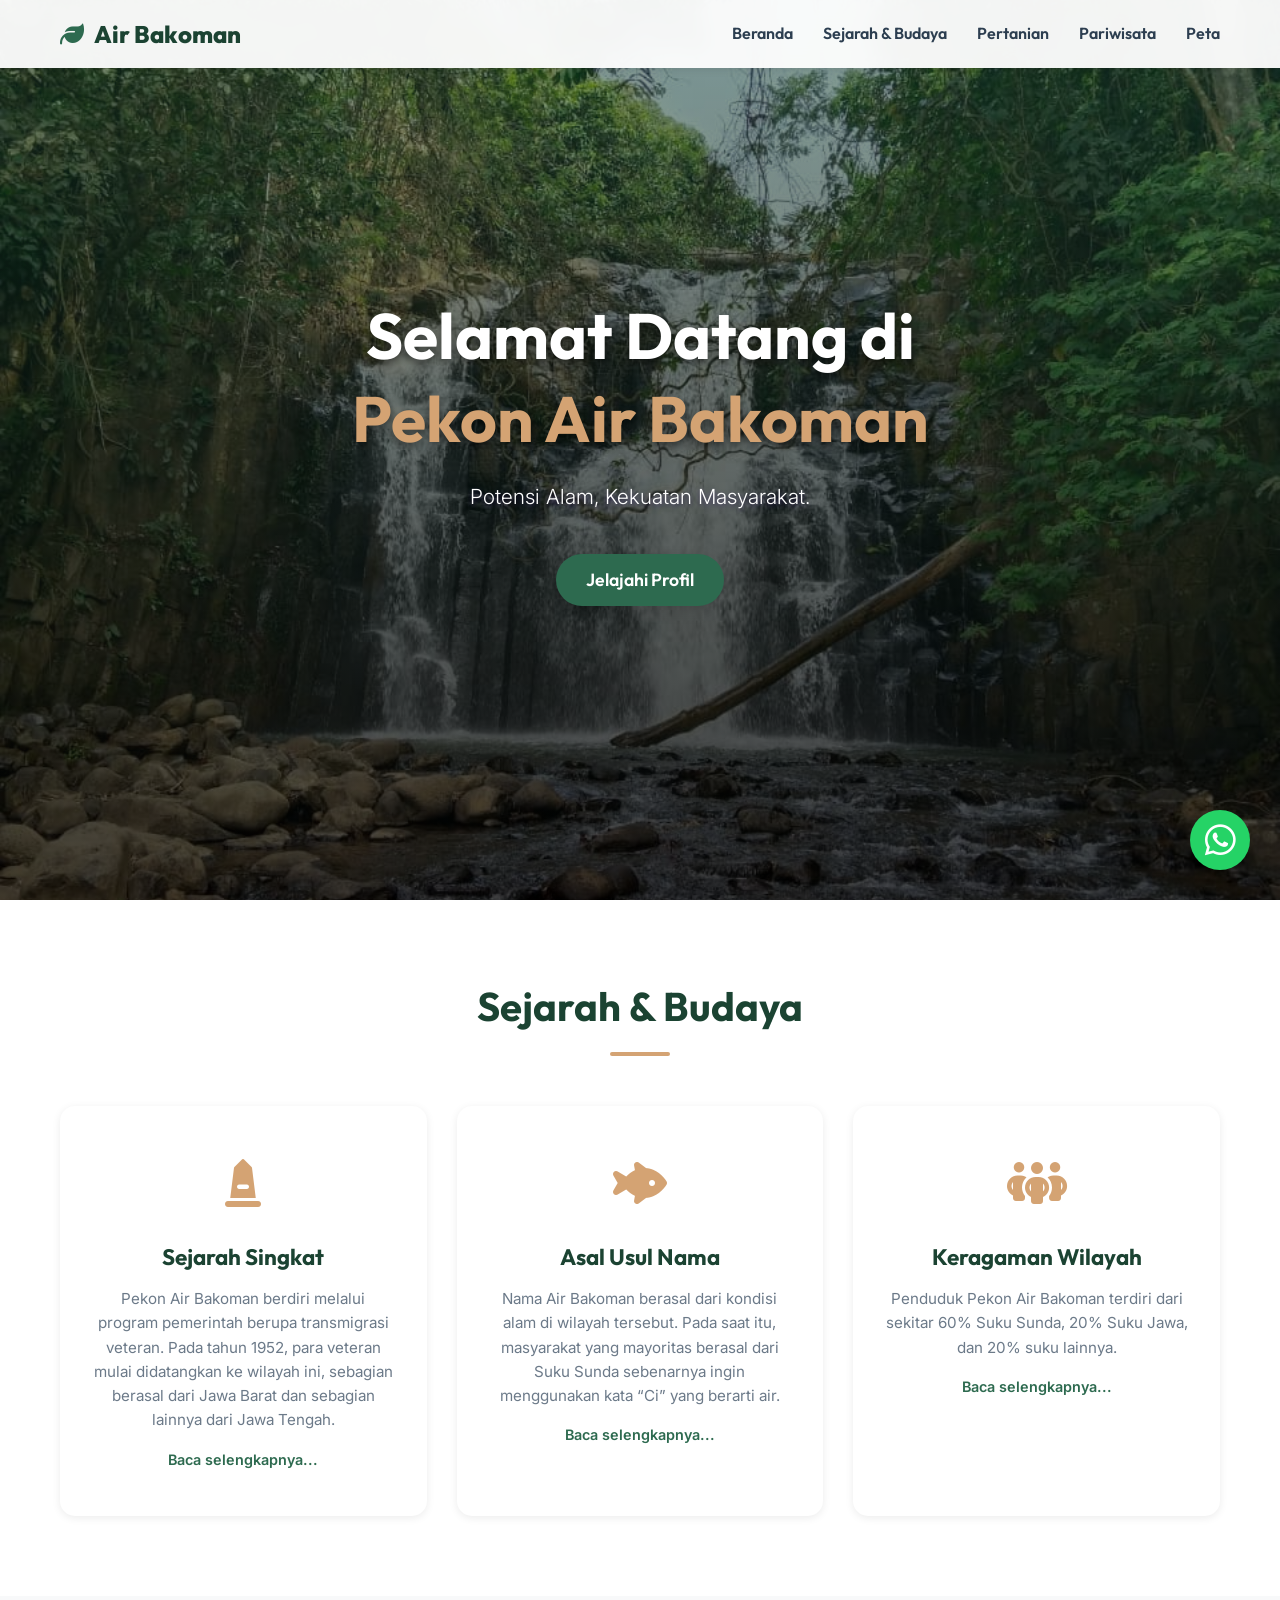
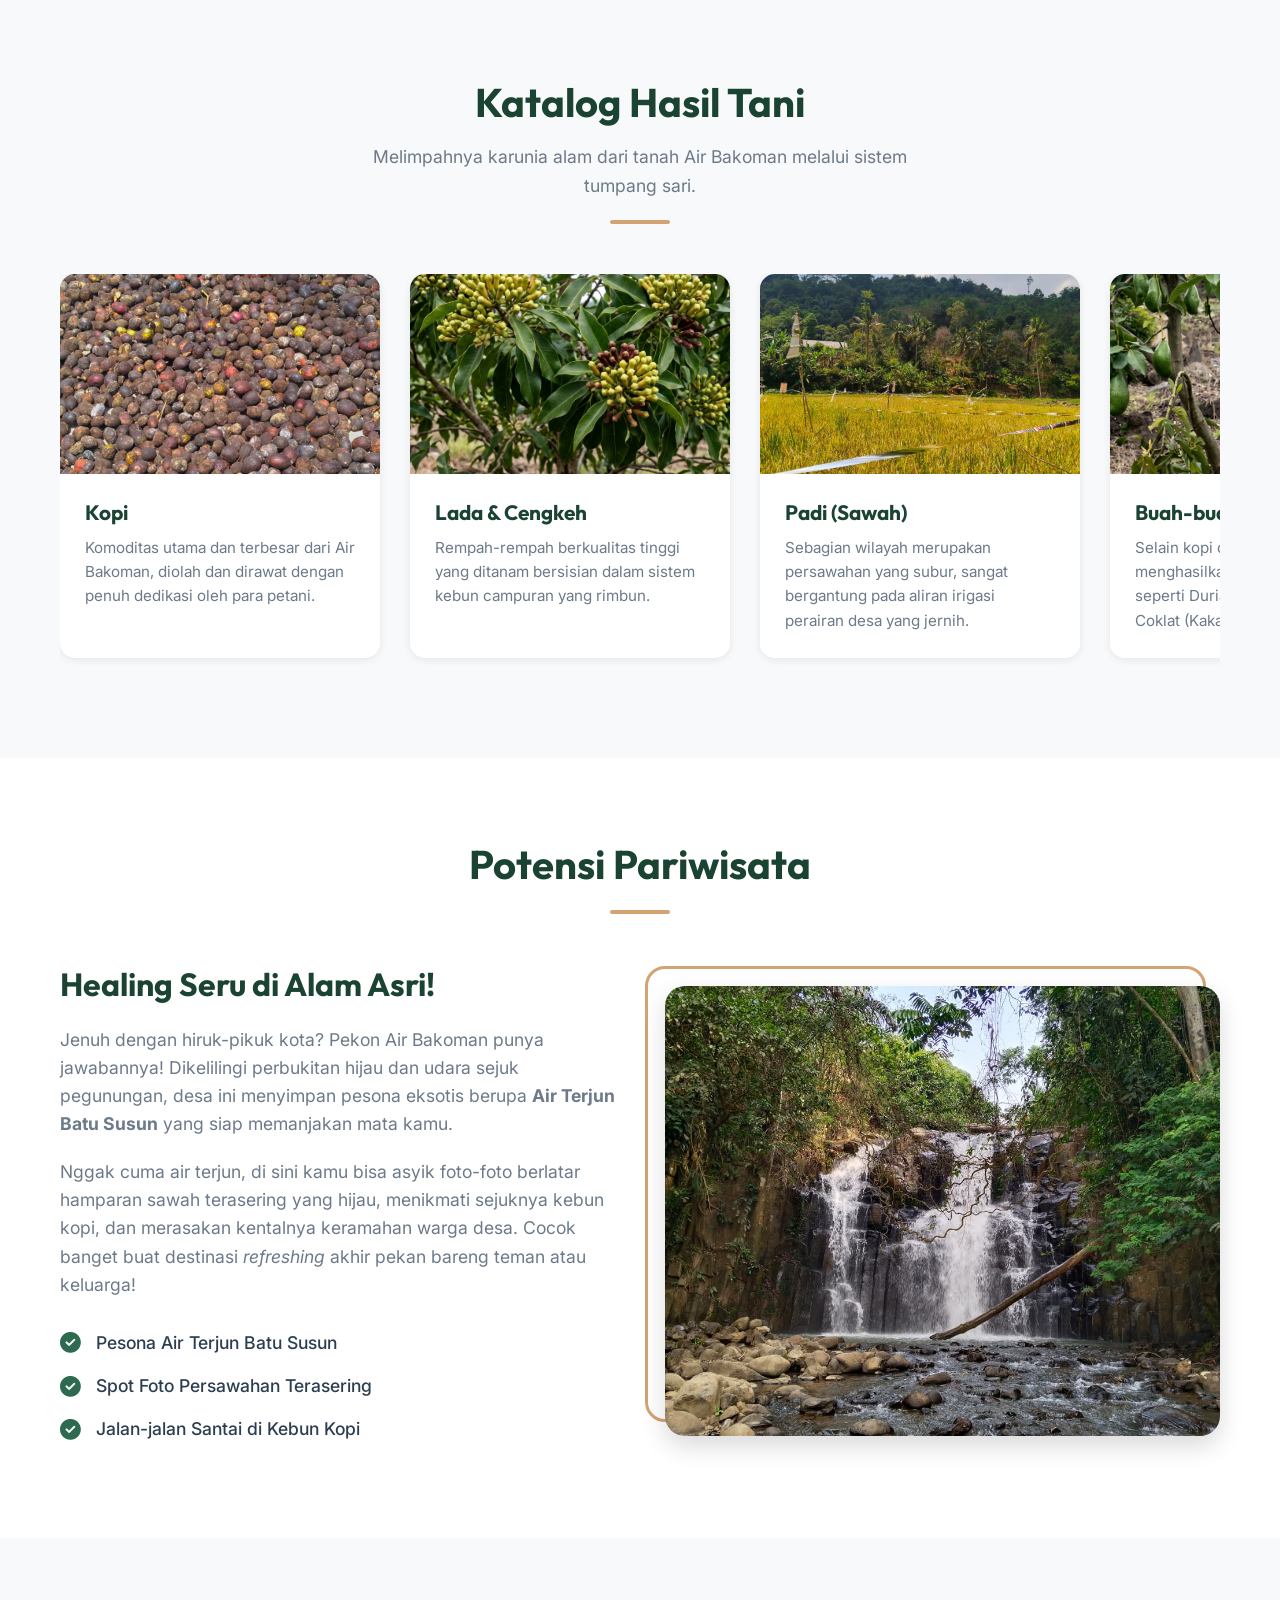
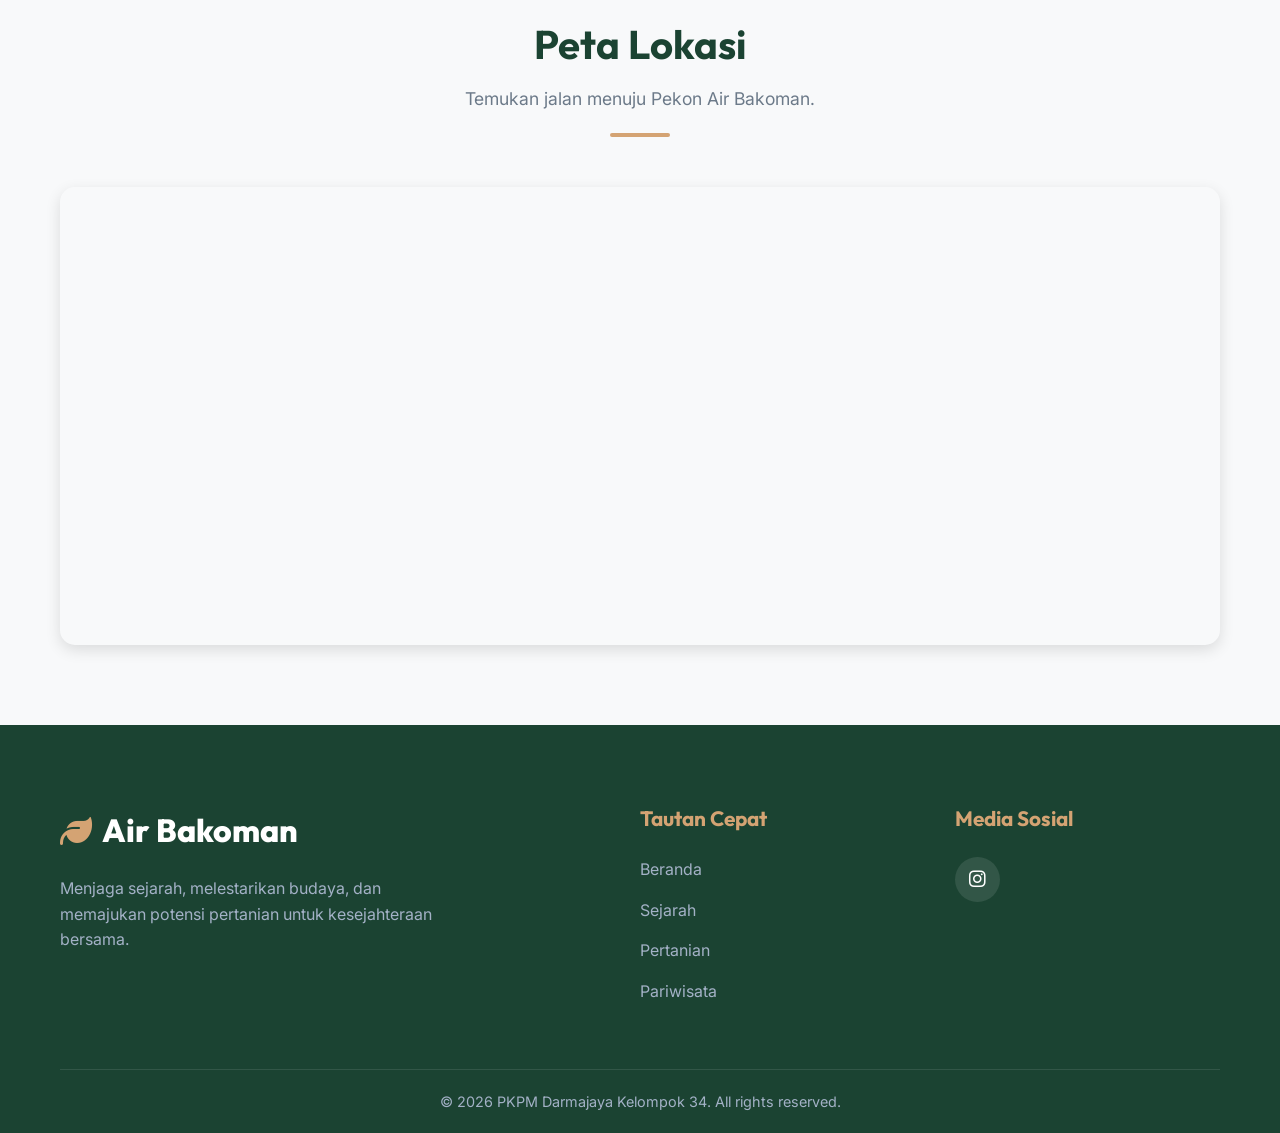
<file: index.html>
<!DOCTYPE html>
<html lang="id">
<head>
    <meta charset="UTF-8">
    <meta name="viewport" content="width=device-width, initial-scale=1.0">
    <meta name="google-site-verification" content="google07163c29c63161c1" />
    
    <!-- Primary Meta Tags -->
    <title>Pekon Air Bakoman - Desa Wisata & Penghasil Kopi Tanggamus</title>
    <meta name="title" content="Pekon Air Bakoman - Desa Wisata & Penghasil Kopi Tanggamus">
    <meta name="description" content="Website Resmi Profil Pekon Air Bakoman, Kecamatan Pulau Panggung, Kabupaten Tanggamus, Lampung. Jelajahi sejarah transmigrasi veteran, keanekaragaman budaya, pariwisata, dan potensi pertanian kopi terbaik.">
    <meta name="keywords" content="Pekon Air Bakoman, Desa Air Bakoman, Tanggamus, Lampung, Pulau Panggung, Kopi Tanggamus, Transmigrasi Veteran, Wisata Tanggamus, Desa Wisata Lampung">
    <meta name="author" content="Pemerintah Pekon Air Bakoman">
    <meta name="robots" content="index, follow">

    <!-- Open Graph / Facebook -->
    <meta property="og:type" content="website">
    <meta property="og:url" content="https://airbakoman.desa.id/">
    <meta property="og:title" content="Pekon Air Bakoman - Desa Wisata & Penghasil Kopi Tanggamus">
    <meta property="og:description" content="Website Resmi Profil Pekon Air Bakoman, Kecamatan Pulau Panggung, Kabupaten Tanggamus, Lampung. Jelajahi sejarah transmigrasi veteran, keanekaragaman budaya, pariwisata, dan potensi pertanian kopi terbaik.">
    <meta property="og:image" content="https://images.unsplash.com/photo-1590059345266-9d628c6426db?q=80&w=1920&auto=format&fit=crop">

    <!-- Twitter -->
    <meta property="twitter:card" content="summary_large_image">
    <meta property="twitter:url" content="https://airbakoman.desa.id/">
    <meta property="twitter:title" content="Pekon Air Bakoman - Desa Wisata & Penghasil Kopi Tanggamus">
    <meta property="twitter:description" content="Website Resmi Profil Pekon Air Bakoman, Kecamatan Pulau Panggung, Kabupaten Tanggamus, Lampung. Jelajahi sejarah transmigrasi veteran, keanekaragaman budaya, pariwisata, dan potensi pertanian kopi terbaik.">
    <meta property="twitter:image" content="https://images.unsplash.com/photo-1590059345266-9d628c6426db?q=80&w=1920&auto=format&fit=crop">

    <!-- Google Fonts -->
    <link rel="preconnect" href="https://fonts.googleapis.com">
    <link rel="preconnect" href="https://fonts.gstatic.com" crossorigin>
    <link href="https://fonts.googleapis.com/css2?family=Inter:wght@300;400;500;600;700&family=Outfit:wght@400;600;700;800&display=swap" rel="stylesheet">
    
    <!-- Font Awesome Icons -->
    <link rel="stylesheet" href="https://cdnjs.cloudflare.com/ajax/libs/font-awesome/6.4.0/css/all.min.css">
    
    <!-- Custom CSS -->
    <link rel="stylesheet" href="css/style.css">

    <!-- Structured Data (JSON-LD) -->
    <script type="application/ld+json">
    {
      "@context": "https://schema.org",
      "@type": "GovernmentOrganization",
      "name": "Pemerintah Pekon Air Bakoman",
      "alternateName": "Desa Air Bakoman",
      "url": "https://airbakoman.desa.id/",
      "logo": "https://images.unsplash.com/photo-1590059345266-9d628c6426db?q=80&w=200&auto=format&fit=crop",
      "description": "Pekon Air Bakoman adalah sebuah desa di Kecamatan Pulau Panggung, Kabupaten Tanggamus, Lampung dengan potensi pertanian kopi dan pariwisata alam.",
      "address": {
        "@type": "PostalAddress",
        "addressLocality": "Pulau Panggung",
        "addressRegion": "Lampung",
        "addressCountry": "ID"
      }
    }
    </script>
</head>
<body>
    <!-- Navbar -->
    <nav class="navbar">
        <div class="nav-container">
            <a href="#" class="nav-logo">
                <i class="fa-solid fa-leaf"></i> <span>Air Bakoman</span>
            </a>
            <div class="nav-menu">
                <a href="#home" class="nav-link">Beranda</a>
                <a href="#history" class="nav-link">Sejarah & Budaya</a>
                <a href="#agriculture" class="nav-link">Pertanian</a>
                <a href="#tourism" class="nav-link">Pariwisata</a>
                <a href="#map" class="nav-link">Peta</a>
            </div>
            <div class="mobile-toggle">
                <i class="fa-solid fa-bars"></i>
            </div>
        </div>
    </nav>

    <!-- Hero Section -->
    <header id="home" class="hero">
        <div class="hero-bg-wrapper">
            <img src="assets/images/arter batu susun.jpeg" alt="Panorama Alam Desa Air Bakoman Tanggamus" class="hero-bg-img" />
            <div class="hero-overlay"></div>
        </div>
        <div class="hero-content">
            <h1 class="fade-in-up">Selamat Datang di <br><span class="highlight">Pekon Air Bakoman</span></h1>
            <p class="fade-in-up delay-1">Potensi Alam, Kekuatan Masyarakat.</p>
            <a href="#history" class="btn-primary fade-in-up delay-2">Jelajahi Profil</a>
        </div>
    </header>

    <!-- Sejarah & Budaya Section -->
    <section id="history" class="section reveal">
        <div class="container">
            <div class="section-header">
                <h2>Sejarah & Budaya</h2>
                <div class="divider"></div>
            </div>
            <div class="history-grid">
                <div class="history-card">
                    <div class="card-icon"><i class="fa-solid fa-monument"></i></div>
                    <h3>Sejarah Singkat</h3>
                    <p class="history-text">
                        Pekon Air Bakoman berdiri melalui program pemerintah berupa transmigrasi veteran. Pada tahun 1952, para veteran mulai didatangkan ke wilayah ini, sebagian berasal dari Jawa Barat dan sebagian lainnya dari Jawa Tengah. 
                        <span class="more-text" style="display:none;">Para veteran dari Jawa Barat berasal dari sekitar Bandung dan diberangkatkan hingga ke wilayah keresidenan pada masa itu, bahkan perjalanan tersebut didampingi oleh Presiden Soekarno. Kedatangan para veteran inilah yang menjadi awal terbentuknya permukiman masyarakat di wilayah Air Bakoman. Air Bakoman saat ini merupakan salah satu pekon di Kecamatan Pulau Panggung, Kabupaten Tanggamus, dan memiliki potensi alam yang cukup besar, terutama di bidang perkebunan dan wisata.</span>
                    </p>
                    <a href="javascript:void(0)" class="read-more-btn">Baca selengkapnya...</a>
                </div>
                <div class="history-card">
                    <div class="card-icon"><i class="fa-solid fa-fish-fins"></i></div>
                    <h3>Asal Usul Nama</h3>
                    <p class="history-text">
                        Nama Air Bakoman berasal dari kondisi alam di wilayah tersebut. Pada saat itu, masyarakat yang mayoritas berasal dari Suku Sunda sebenarnya ingin menggunakan kata “Ci” yang berarti air. 
                        <span class="more-text" style="display:none;">Namun, di sungai dan sumber air sekitar wilayah tersebut banyak ditemukan ikan jenis bakom. Karena melimpahnya ikan bakom inilah, masyarakat kemudian menyebut wilayah tersebut sebagai Air Bakoman.</span>
                    </p>
                    <a href="javascript:void(0)" class="read-more-btn">Baca selengkapnya...</a>
                </div>
                <div class="history-card">
                    <div class="card-icon"><i class="fa-solid fa-people-group"></i></div>
                    <h3>Keragaman Wilayah</h3>
                    <p class="history-text">
                        Penduduk Pekon Air Bakoman terdiri dari sekitar 60% Suku Sunda, 20% Suku Jawa, dan 20% suku lainnya. 
                        <span class="more-text" style="display:none;">Meskipun berasal dari berbagai suku, masyarakat tetap hidup rukun dan saling menjaga kebersamaan. Dalam kehidupan sehari-hari, bahasa Sunda masih banyak digunakan sebagai bahasa pengantar dalam berkomunikasi.</span>
                    </p>
                    <a href="javascript:void(0)" class="read-more-btn">Baca selengkapnya...</a>
                </div>
            </div>
        </div>
    </section>

    <!-- Katalog Hasil Tani Section -->
    <section id="agriculture" class="section bg-light reveal">
        <div class="container">
            <div class="section-header">
                <h2>Katalog Hasil Tani</h2>
                <p class="subtitle">Melimpahnya karunia alam dari tanah Air Bakoman melalui sistem tumpang sari.</p>
                <div class="divider"></div>
            </div>
            
            <div class="agri-grid">
                <!-- Card 1 -->
                <div class="agri-card">
                    <div class="agri-img" style="background-image: url('assets/images/kopi.jpeg');"></div>
                    <div class="agri-content">
                        <h3>Kopi</h3>
                        <p>Komoditas utama dan terbesar dari Air Bakoman, diolah dan dirawat dengan penuh dedikasi oleh para petani.</p>
                    </div>
                </div>
                <!-- Card 2 -->
                <div class="agri-card">
                    <div class="agri-img" style="background-image: url('assets/images/cengkeh.jpg');"></div>
                    <div class="agri-content">
                        <h3>Lada & Cengkeh</h3>
                        <p>Rempah-rempah berkualitas tinggi yang ditanam bersisian dalam sistem kebun campuran yang rimbun.</p>
                    </div>
                </div>
                <!-- Card 3 -->
                <div class="agri-card">
                    <div class="agri-img" style="background-image: url('assets/images/padi.jpeg');"></div>
                    <div class="agri-content">
                        <h3>Padi (Sawah)</h3>
                        <p>Sebagian wilayah merupakan persawahan yang subur, sangat bergantung pada aliran irigasi perairan desa yang jernih.</p>
                    </div>
                </div>
                <!-- Card 4 -->
                <div class="agri-card">
                    <div class="agri-img" style="background-image: url('assets/images/alpukat.jpg');"></div>
                    <div class="agri-content">
                        <h3>Buah-buahan</h3>
                        <p>Selain kopi dan rempah, kebun juga menghasilkan panen buah musiman seperti Durian, Alpukat, Pisang, dan Coklat (Kakao).</p>
                    </div>
                </div>
            </div>
        </div>
    </section>

    <!-- Pariwisata Section -->
    <section id="tourism" class="section reveal">
        <div class="container">
            <div class="section-header">
                <h2>Potensi Pariwisata</h2>
                <div class="divider"></div>
            </div>
            <div class="tourism-container">
                <div class="tourism-info">
                    <h3>Healing Seru di Alam Asri!</h3>
                    <p>Jenuh dengan hiruk-pikuk kota? Pekon Air Bakoman punya jawabannya! Dikelilingi perbukitan hijau dan udara sejuk pegunungan, desa ini menyimpan pesona eksotis berupa <strong>Air Terjun Batu Susun</strong> yang siap memanjakan mata kamu.</p>
                    <p>Nggak cuma air terjun, di sini kamu bisa asyik foto-foto berlatar hamparan sawah terasering yang hijau, menikmati sejuknya kebun kopi, dan merasakan kentalnya keramahan warga desa. Cocok banget buat destinasi <i>refreshing</i> akhir pekan bareng teman atau keluarga!</p>
                    <ul class="tourism-list">
                        <li><i class="fa-solid fa-check-circle"></i> Pesona Air Terjun Batu Susun</li>
                        <li><i class="fa-solid fa-check-circle"></i> Spot Foto Persawahan Terasering</li>
                        <li><i class="fa-solid fa-check-circle"></i> Jalan-jalan Santai di Kebun Kopi</li>
                    </ul>
                </div>
                <div class="tourism-image" style="background-image: url('assets/images/arter batu susun.jpeg');">
                </div>
            </div>
        </div>
    </section>

    <!-- Maps Section -->
    <section id="map" class="section bg-light reveal">
        <div class="container">
            <div class="section-header">
                <h2>Peta Lokasi</h2>
                <p class="subtitle">Temukan jalan menuju Pekon Air Bakoman.</p>
                <div class="divider"></div>
            </div>
            <div class="map-container">
                <!-- Using a placeholder embed map since exact coordinates weren't provided. 
                     Will use general Lampung / Pulau Panggung area as placeholder -->
                <iframe 
                    src="https://www.google.com/maps/embed?pb=!1m18!1m12!1m3!1d127116.74235284196!2d104.604712!3d-5.3615175!2m3!1f0!2f0!3f0!3m2!1i1024!2i768!4f13.1!3m3!1m2!1s0x2e472f8832ebaa2b%3A0xf6b50e39c4f74d0!2sPulau%20Panggung%2C%20Tanggamus%20Regency%2C%20Lampung!5e0!3m2!1sen!2sid!4v1700000000000!5m2!1sen!2sid" 
                    width="100%" 
                    height="450" 
                    style="border:0;" 
                    allowfullscreen="" 
                    loading="lazy" 
                    referrerpolicy="no-referrer-when-downgrade">
                </iframe>
            </div>
        </div>
    </section>

    <!-- Footer -->
    <footer class="footer">
        <div class="container">
            <div class="footer-grid">
                <div class="footer-brand">
                    <div class="footer-logo">
                        <i class="fa-solid fa-leaf"></i> <span>Air Bakoman</span>
                    </div>
                    <p>Menjaga sejarah, melestarikan budaya, dan memajukan potensi pertanian untuk kesejahteraan bersama.</p>
                </div>
                <div class="footer-links">
                    <h3>Tautan Cepat</h3>
                    <ul>
                        <li><a href="#home">Beranda</a></li>
                        <li><a href="#history">Sejarah</a></li>
                        <li><a href="#agriculture">Pertanian</a></li>
                        <li><a href="#tourism">Pariwisata</a></li>
                    </ul>
                </div>
                <div class="footer-social">
                    <h3>Media Sosial</h3>
                    <div class="social-icons">
                        <a href="https://www.instagram.com/pekon.airbakoman/" class="social-icon"><i class="fa-brands fa-instagram"></i></a>
                       
                    </div>
                </div>
            </div>
            <div class="footer-bottom">
                <p>&copy; 2026 PKPM Darmajaya Kelompok 34. All rights reserved.</p>
            </div>
        </div>
    </footer>

    <!-- WhatsApp Floating Button -->
    <a href="https://wa.me/+62 812-7340-8232" class="wa-float" target="_blank" rel="noopener noreferrer">
        <i class="fa-brands fa-whatsapp"></i>
    </a>

    <!-- Scripts -->
    <script src="js/script.js"></script>
</body>
</html>
</file>
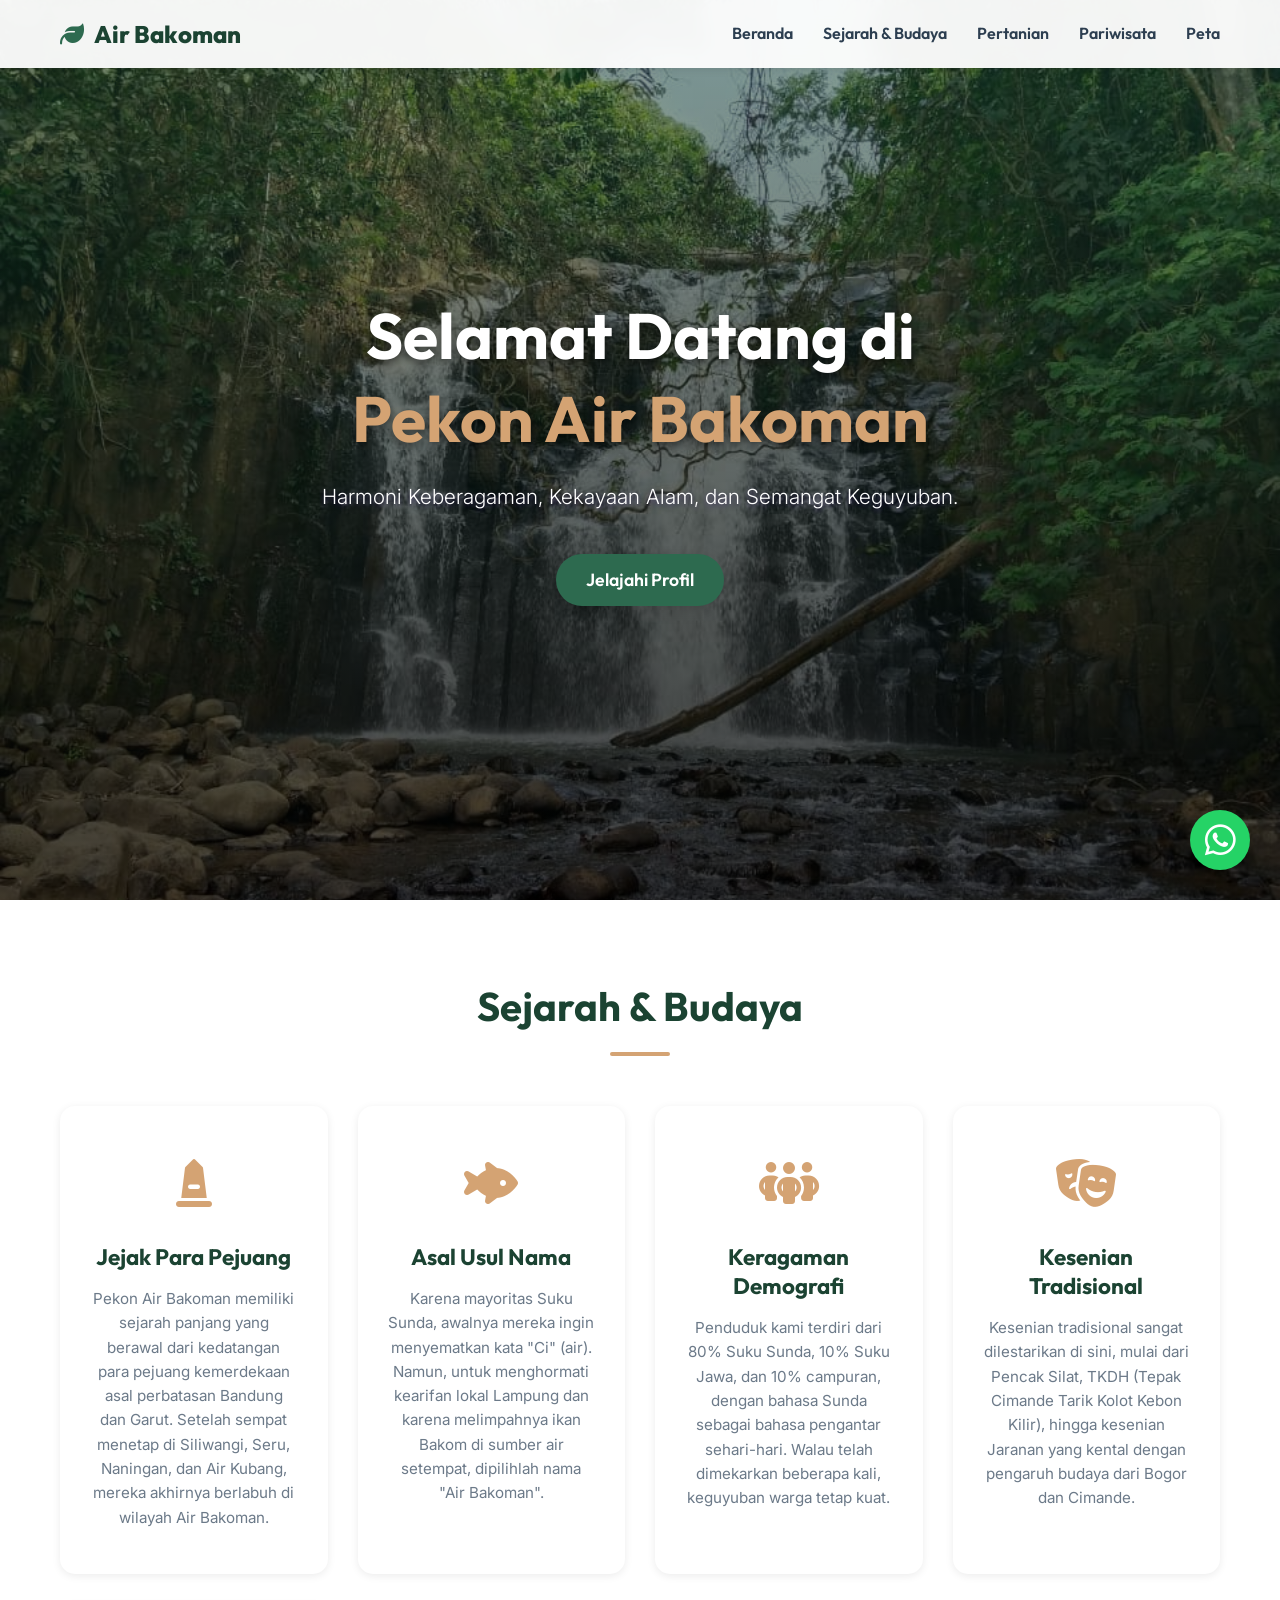
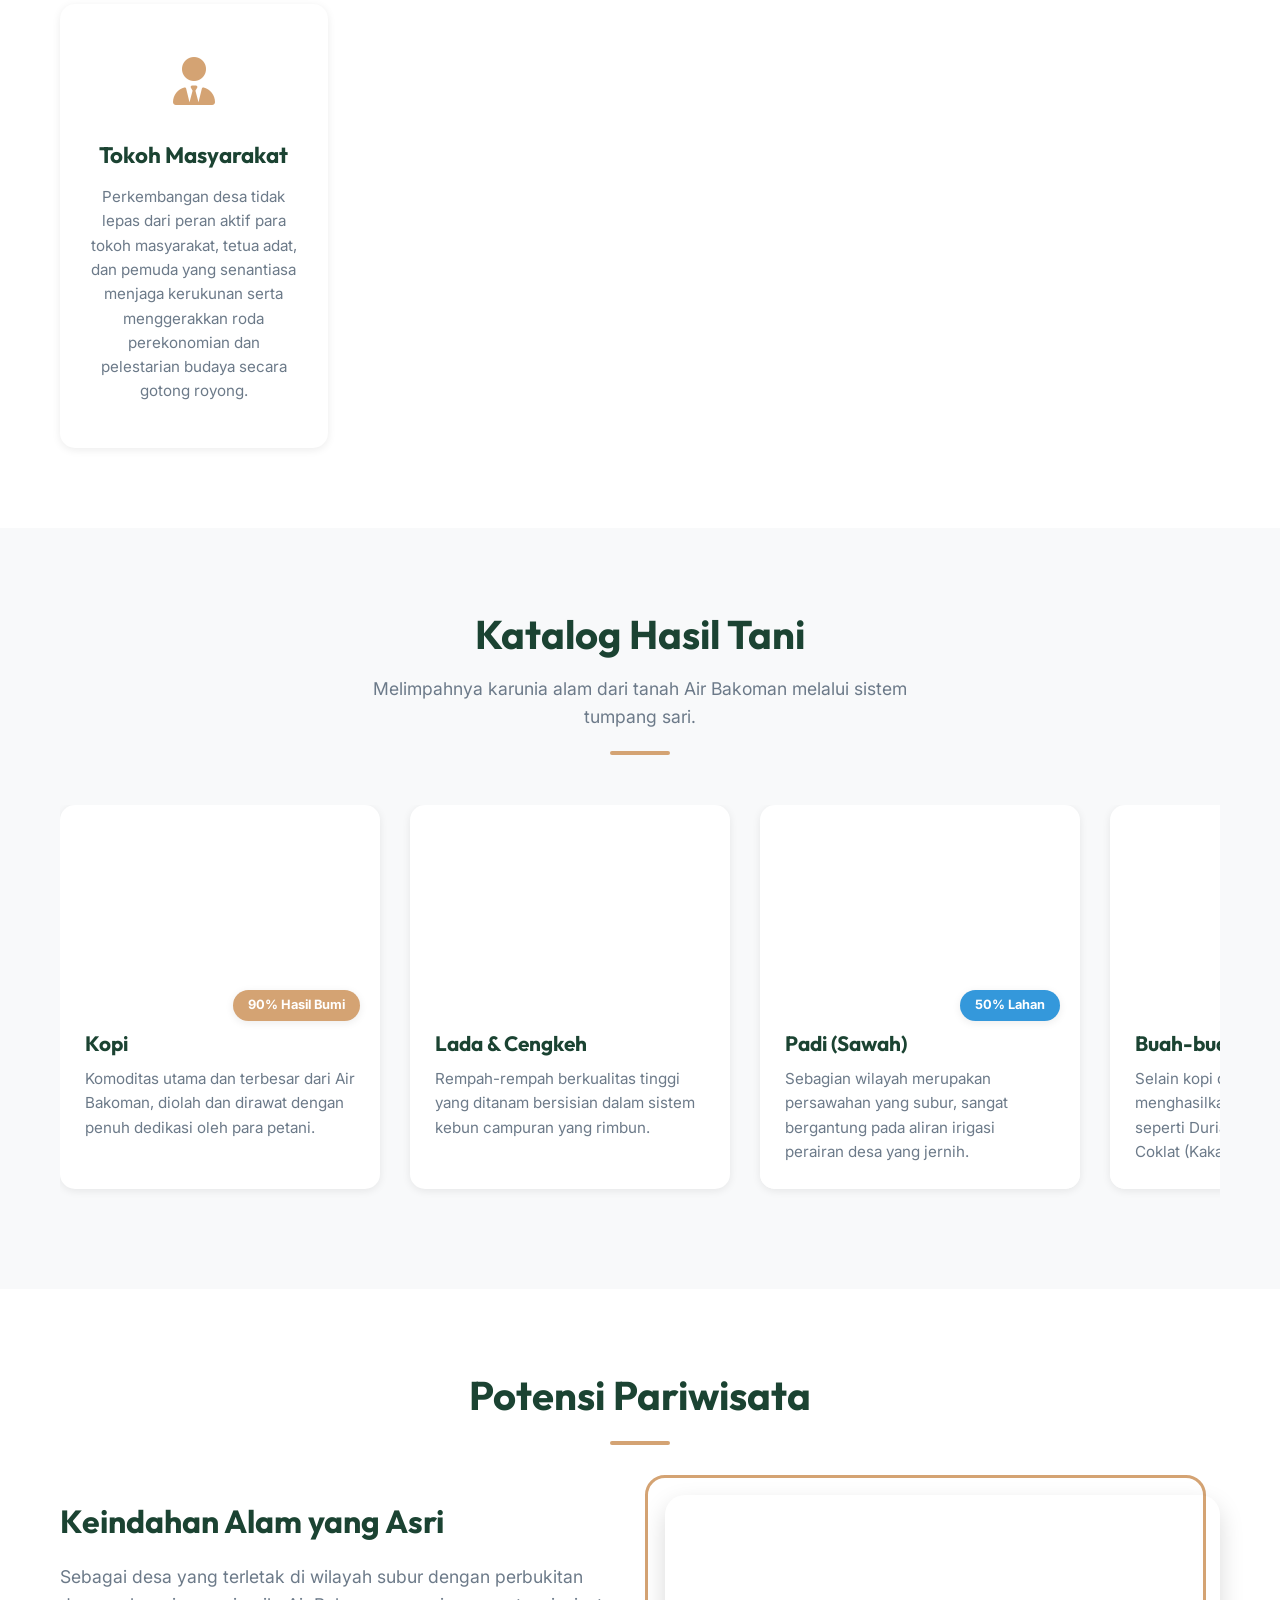
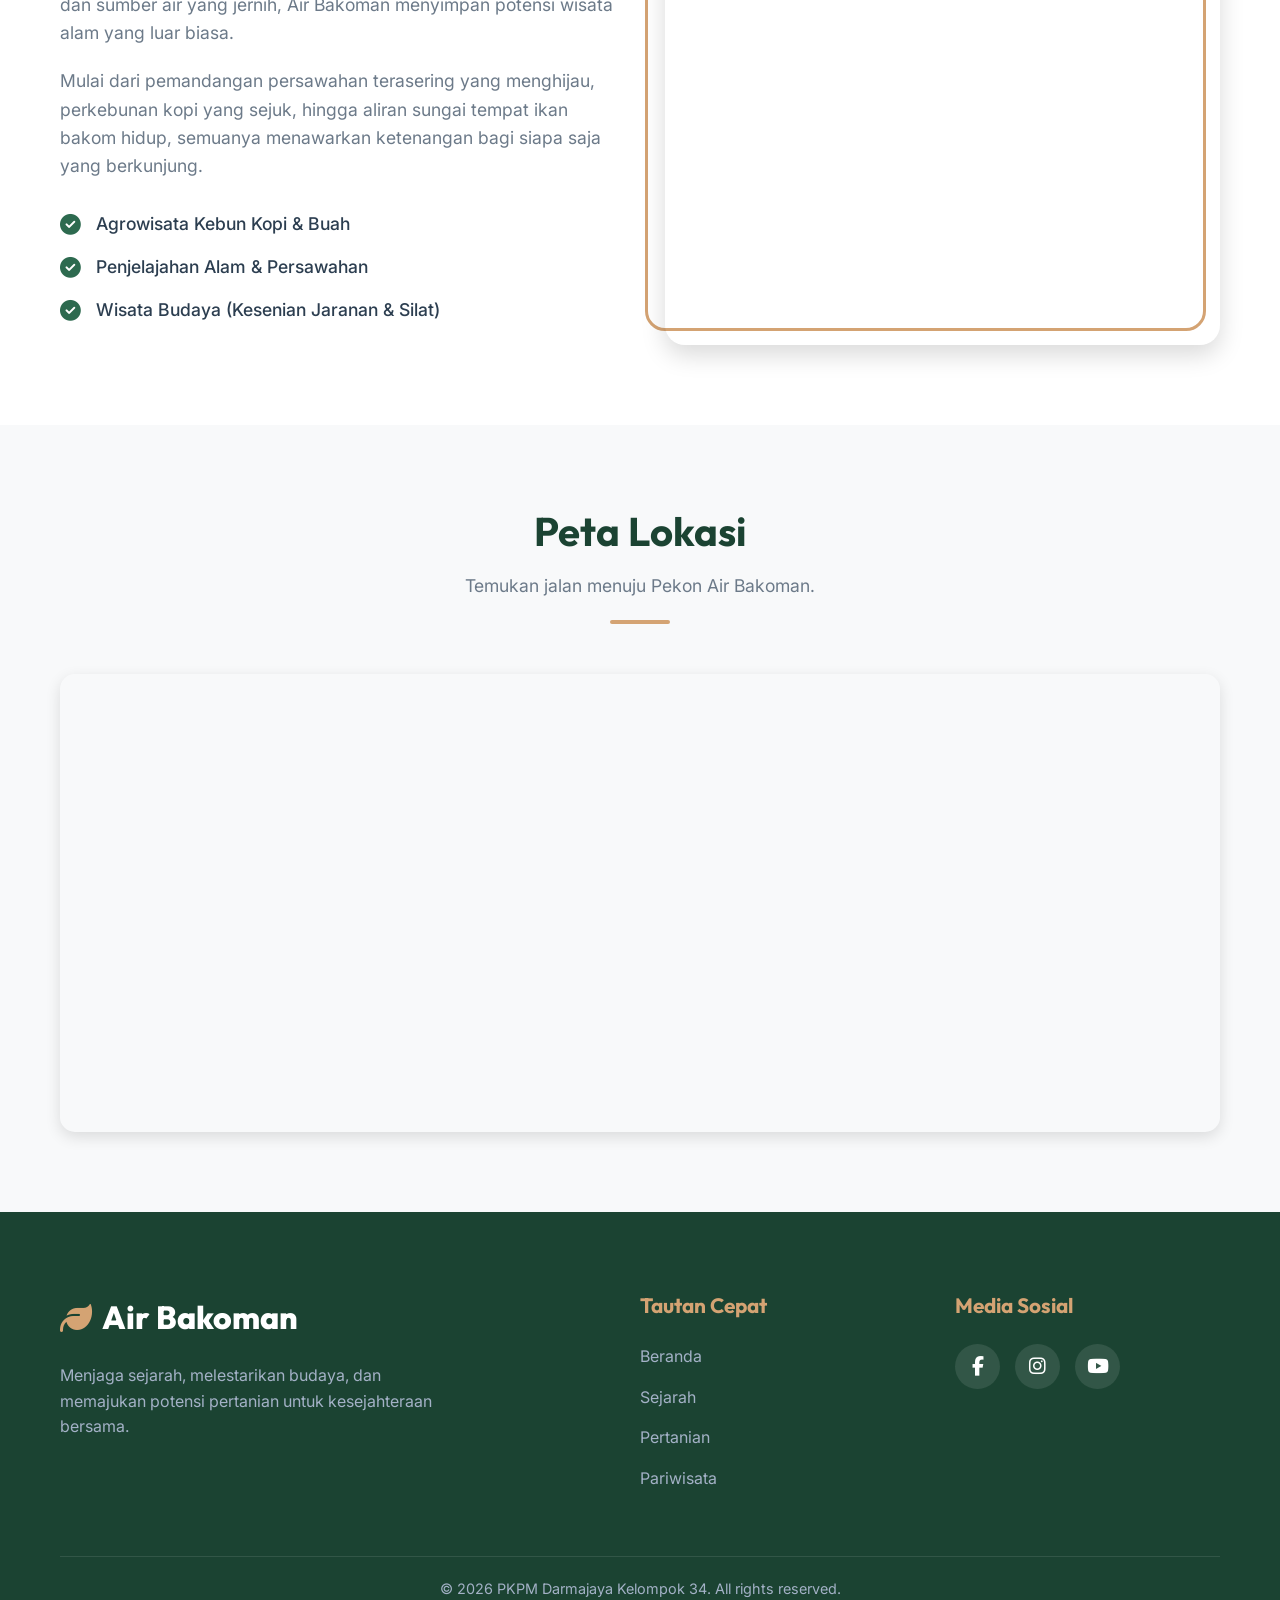
<file: pekonArBa/index.html>
<!DOCTYPE html>
<html lang="id">
<head>
    <meta charset="UTF-8">
    <meta name="viewport" content="width=device-width, initial-scale=1.0">
    <meta name="description" content="Website Profil Pekon Air Bakoman, sebuah desa yang kaya akan sejarah budaya dan potensi pertanian melimpah di perbatasan Lampung.">
    <title>Profil Pekon Air Bakoman</title>
    <!-- Google Fonts -->
    <link rel="preconnect" href="https://fonts.googleapis.com">
    <link rel="preconnect" href="https://fonts.gstatic.com" crossorigin>
    <link href="https://fonts.googleapis.com/css2?family=Inter:wght@300;400;500;600;700&family=Outfit:wght@400;600;700;800&display=swap" rel="stylesheet">
    <!-- Font Awesome Icons -->
    <link rel="stylesheet" href="https://cdnjs.cloudflare.com/ajax/libs/font-awesome/6.4.0/css/all.min.css">
    <!-- Custom CSS -->
    <link rel="stylesheet" href="css/style.css">
</head>
<body>
    <!-- Navbar -->
    <nav class="navbar">
        <div class="nav-container">
            <a href="#" class="nav-logo">
                <i class="fa-solid fa-leaf"></i> <span>Air Bakoman</span>
            </a>
            <div class="nav-menu">
                <a href="#home" class="nav-link">Beranda</a>
                <a href="#history" class="nav-link">Sejarah & Budaya</a>
                <a href="#agriculture" class="nav-link">Pertanian</a>
                <a href="#tourism" class="nav-link">Pariwisata</a>
                <a href="#map" class="nav-link">Peta</a>
            </div>
            <div class="mobile-toggle">
                <i class="fa-solid fa-bars"></i>
            </div>
        </div>
    </nav>

    <!-- Hero Section -->
    <header id="home" class="hero">
        <div class="hero-bg-wrapper">
            <img src="assets/images/arter batu susun.jpeg" alt="Panorama Alam Desa Air Bakoman Tanggamus" class="hero-bg-img" />
            <div class="hero-overlay"></div>
        </div>
        <div class="hero-content">
            <h1 class="fade-in-up">Selamat Datang di <br><span class="highlight">Pekon Air Bakoman</span></h1>
            <p class="fade-in-up delay-1">Harmoni Keberagaman, Kekayaan Alam, dan Semangat Keguyuban.</p>
            <a href="#history" class="btn-primary fade-in-up delay-2">Jelajahi Profil</a>
        </div>
    </header>

    <!-- Sejarah & Budaya Section -->
    <section id="history" class="section reveal">
        <div class="container">
            <div class="section-header">
                <h2>Sejarah & Budaya</h2>
                <div class="divider"></div>
            </div>
            <div class="history-grid">
                <div class="history-card">
                    <div class="card-icon"><i class="fa-solid fa-monument"></i></div>
                    <h3>Jejak Para Pejuang</h3>
                    <p>Pekon Air Bakoman memiliki sejarah panjang yang berawal dari kedatangan para pejuang kemerdekaan asal perbatasan Bandung dan Garut. Setelah sempat menetap di Siliwangi, Seru, Naningan, dan Air Kubang, mereka akhirnya berlabuh di wilayah Air Bakoman.</p>
                </div>
                <div class="history-card">
                    <div class="card-icon"><i class="fa-solid fa-fish-fins"></i></div>
                    <h3>Asal Usul Nama</h3>
                    <p>Karena mayoritas Suku Sunda, awalnya mereka ingin menyematkan kata "Ci" (air). Namun, untuk menghormati kearifan lokal Lampung dan karena melimpahnya ikan Bakom di sumber air setempat, dipilihlah nama "Air Bakoman".</p>
                </div>
                <div class="history-card">
                    <div class="card-icon"><i class="fa-solid fa-people-group"></i></div>
                    <h3>Keragaman Demografi</h3>
                    <p>Penduduk kami terdiri dari 80% Suku Sunda, 10% Suku Jawa, dan 10% campuran, dengan bahasa Sunda sebagai bahasa pengantar sehari-hari. Walau telah dimekarkan beberapa kali, keguyuban warga tetap kuat.</p>
                </div>
                <div class="history-card">
                    <div class="card-icon"><i class="fa-solid fa-masks-theater"></i></div>
                    <h3>Kesenian Tradisional</h3>
                    <p>Kesenian tradisional sangat dilestarikan di sini, mulai dari Pencak Silat, TKDH (Tepak Cimande Tarik Kolot Kebon Kilir), hingga kesenian Jaranan yang kental dengan pengaruh budaya dari Bogor dan Cimande.</p>
                </div>
                <div class="history-card">
                    <div class="card-icon"><i class="fa-solid fa-user-tie"></i></div>
                    <h3>Tokoh Masyarakat</h3>
                    <p>Perkembangan desa tidak lepas dari peran aktif para tokoh masyarakat, tetua adat, dan pemuda yang senantiasa menjaga kerukunan serta menggerakkan roda perekonomian dan pelestarian budaya secara gotong royong.</p>
                </div>
            </div>
        </div>
    </section>

    <!-- Katalog Hasil Tani Section -->
    <section id="agriculture" class="section bg-light reveal">
        <div class="container">
            <div class="section-header">
                <h2>Katalog Hasil Tani</h2>
                <p class="subtitle">Melimpahnya karunia alam dari tanah Air Bakoman melalui sistem tumpang sari.</p>
                <div class="divider"></div>
            </div>
            
            <div class="agri-grid">
                <!-- Card 1 -->
                <div class="agri-card">
                    <div class="agri-img" style="background-image: url('https://images.unsplash.com/photo-1611162458324-aae1eb4129a4?q=80&w=600&auto=format&fit=crop');"></div>
                    <div class="agri-content">
                        <h3>Kopi</h3>
                        <div class="badge">90% Hasil Bumi</div>
                        <p>Komoditas utama dan terbesar dari Air Bakoman, diolah dan dirawat dengan penuh dedikasi oleh para petani.</p>
                    </div>
                </div>
                <!-- Card 2 -->
                <div class="agri-card">
                    <div class="agri-img" style="background-image: url('https://images.unsplash.com/photo-1596040033229-a9821ebd058d?q=80&w=600&auto=format&fit=crop');"></div>
                    <div class="agri-content">
                        <h3>Lada & Cengkeh</h3>
                        <p>Rempah-rempah berkualitas tinggi yang ditanam bersisian dalam sistem kebun campuran yang rimbun.</p>
                    </div>
                </div>
                <!-- Card 3 -->
                <div class="agri-card">
                    <div class="agri-img" style="background-image: url('https://images.unsplash.com/photo-1588668214407-6ea9a6d8c272?q=80&w=600&auto=format&fit=crop');"></div>
                    <div class="agri-content">
                        <h3>Padi (Sawah)</h3>
                        <div class="badge badge-blue">50% Lahan</div>
                        <p>Sebagian wilayah merupakan persawahan yang subur, sangat bergantung pada aliran irigasi perairan desa yang jernih.</p>
                    </div>
                </div>
                <!-- Card 4 -->
                <div class="agri-card">
                    <div class="agri-img" style="background-image: url('https://images.unsplash.com/photo-1610832958506-aa56368176cf?q=80&w=600&auto=format&fit=crop');"></div>
                    <div class="agri-content">
                        <h3>Buah-buahan</h3>
                        <p>Selain kopi dan rempah, kebun juga menghasilkan panen buah musiman seperti Durian, Alpukat, Pisang, dan Coklat (Kakao).</p>
                    </div>
                </div>
            </div>
        </div>
    </section>

    <!-- Pariwisata Section -->
    <section id="tourism" class="section reveal">
        <div class="container">
            <div class="section-header">
                <h2>Potensi Pariwisata</h2>
                <div class="divider"></div>
            </div>
            <div class="tourism-container">
                <div class="tourism-info">
                    <h3>Keindahan Alam yang Asri</h3>
                    <p>Sebagai desa yang terletak di wilayah subur dengan perbukitan dan sumber air yang jernih, Air Bakoman menyimpan potensi wisata alam yang luar biasa.</p>
                    <p>Mulai dari pemandangan persawahan terasering yang menghijau, perkebunan kopi yang sejuk, hingga aliran sungai tempat ikan bakom hidup, semuanya menawarkan ketenangan bagi siapa saja yang berkunjung.</p>
                    <ul class="tourism-list">
                        <li><i class="fa-solid fa-check-circle"></i> Agrowisata Kebun Kopi & Buah</li>
                        <li><i class="fa-solid fa-check-circle"></i> Penjelajahan Alam & Persawahan</li>
                        <li><i class="fa-solid fa-check-circle"></i> Wisata Budaya (Kesenian Jaranan & Silat)</li>
                    </ul>
                </div>
                <div class="tourism-image" style="background-image: url('https://images.unsplash.com/photo-1518182170546-076616fdfaaf?q=80&w=800&auto=format&fit=crop');">
                </div>
            </div>
        </div>
    </section>

    <!-- Maps Section -->
    <section id="map" class="section bg-light reveal">
        <div class="container">
            <div class="section-header">
                <h2>Peta Lokasi</h2>
                <p class="subtitle">Temukan jalan menuju Pekon Air Bakoman.</p>
                <div class="divider"></div>
            </div>
            <div class="map-container">
                <!-- Using a placeholder embed map since exact coordinates weren't provided. 
                     Will use general Lampung / Pulau Panggung area as placeholder -->
                <iframe 
                    src="https://www.google.com/maps/embed?pb=!1m18!1m12!1m3!1d127116.74235284196!2d104.604712!3d-5.3615175!2m3!1f0!2f0!3f0!3m2!1i1024!2i768!4f13.1!3m3!1m2!1s0x2e472f8832ebaa2b%3A0xf6b50e39c4f74d0!2sPulau%20Panggung%2C%20Tanggamus%20Regency%2C%20Lampung!5e0!3m2!1sen!2sid!4v1700000000000!5m2!1sen!2sid" 
                    width="100%" 
                    height="450" 
                    style="border:0;" 
                    allowfullscreen="" 
                    loading="lazy" 
                    referrerpolicy="no-referrer-when-downgrade">
                </iframe>
            </div>
        </div>
    </section>

    <!-- Footer -->
    <footer class="footer">
        <div class="container">
            <div class="footer-grid">
                <div class="footer-brand">
                    <div class="footer-logo">
                        <i class="fa-solid fa-leaf"></i> <span>Air Bakoman</span>
                    </div>
                    <p>Menjaga sejarah, melestarikan budaya, dan memajukan potensi pertanian untuk kesejahteraan bersama.</p>
                </div>
                <div class="footer-links">
                    <h3>Tautan Cepat</h3>
                    <ul>
                        <li><a href="#home">Beranda</a></li>
                        <li><a href="#history">Sejarah</a></li>
                        <li><a href="#agriculture">Pertanian</a></li>
                        <li><a href="#tourism">Pariwisata</a></li>
                    </ul>
                </div>
                <div class="footer-social">
                    <h3>Media Sosial</h3>
                    <div class="social-icons">
                        <a href="#" class="social-icon"><i class="fa-brands fa-facebook-f"></i></a>
                        <a href="#" class="social-icon"><i class="fa-brands fa-instagram"></i></a>
                        <a href="#" class="social-icon"><i class="fa-brands fa-youtube"></i></a>
                    </div>
                </div>
            </div>
            <div class="footer-bottom">
                <p>&copy; 2026 PKPM Darmajaya Kelompok 34. All rights reserved.</p>
            </div>
        </div>
    </footer>

    <!-- WhatsApp Floating Button -->
    <a href="https://wa.me/6281234567890" class="wa-float" target="_blank" rel="noopener noreferrer">
        <i class="fa-brands fa-whatsapp"></i>
    </a>

    <!-- Scripts -->
    <script src="js/script.js"></script>
</body>
</html>
</file>
<file: css/style.css>
/* Root Variables for Theming */
:root {
    --primary-color: #2D6A4F; /* Emerald Green */
    --primary-dark: #1B4332;
    --primary-light: #40916C;
    --accent-color: #D4A373; /* Earthy Brown/Gold */
    --text-dark: #2C3E50;
    --text-light: #6C7A89;
    --bg-light: #F8F9FA;
    --bg-white: #FFFFFF;
    
    --font-heading: 'Outfit', sans-serif;
    --font-body: 'Inter', sans-serif;
    
    --transition: all 0.3s ease;
    --shadow-sm: 0 2px 8px rgba(0,0,0,0.08);
    --shadow-md: 0 5px 15px rgba(0,0,0,0.12);
    --shadow-lg: 0 10px 25px rgba(0,0,0,0.15);
}

/* Reset & Base Styles */
* {
    margin: 0;
    padding: 0;
    box-sizing: border-box;
}

html {
    scroll-behavior: smooth;
}

body {
    font-family: var(--font-body);
    color: var(--text-dark);
    line-height: 1.6;
    background-color: var(--bg-white);
    overflow-x: hidden;
}

h1, h2, h3, h4, h5, h6 {
    font-family: var(--font-heading);
    font-weight: 700;
    line-height: 1.3;
}

a {
    text-decoration: none;
    color: inherit;
    transition: var(--transition);
}

ul {
    list-style: none;
}

.container {
    max-width: 1200px;
    margin: 0 auto;
    padding: 0 20px;
}

.section {
    padding: 80px 0;
}

.bg-light {
    background-color: var(--bg-light);
}

.section-header {
    text-align: center;
    margin-bottom: 50px;
}

.section-header h2 {
    font-size: 2.5rem;
    color: var(--primary-dark);
    margin-bottom: 15px;
}

.section-header .subtitle {
    color: var(--text-light);
    font-size: 1.1rem;
    max-width: 600px;
    margin: 0 auto;
}

.divider {
    height: 4px;
    width: 60px;
    background-color: var(--accent-color);
    margin: 20px auto 0;
    border-radius: 2px;
}

/* Typography & Utilities */
.btn-primary {
    display: inline-block;
    background-color: var(--primary-color);
    color: white;
    padding: 12px 30px;
    border-radius: 30px;
    font-family: var(--font-heading);
    font-weight: 600;
    font-size: 1.1rem;
    box-shadow: var(--shadow-md);
}

.btn-primary:hover {
    background-color: var(--primary-dark);
    transform: translateY(-3px);
    box-shadow: var(--shadow-lg);
}

/* Navbar */
.navbar {
    position: fixed;
    top: 0;
    left: 0;
    width: 100%;
    background-color: rgba(255, 255, 255, 0.95);
    backdrop-filter: blur(10px);
    box-shadow: var(--shadow-sm);
    z-index: 1000;
    transition: var(--transition);
    padding: 15px 0;
}

.navbar.scrolled {
    padding: 10px 0;
}

.nav-container {
    max-width: 1200px;
    margin: 0 auto;
    padding: 0 20px;
    display: flex;
    justify-content: space-between;
    align-items: center;
}

.nav-logo {
    display: flex;
    align-items: center;
    gap: 10px;
    font-family: var(--font-heading);
    font-size: 1.5rem;
    font-weight: 800;
    color: var(--primary-dark);
}

.nav-logo i {
    color: var(--primary-color);
}

.nav-menu {
    display: flex;
    gap: 30px;
}

.nav-link {
    font-family: var(--font-heading);
    font-weight: 600;
    font-size: 1rem;
    color: var(--text-dark);
    position: relative;
}

.nav-link::after {
    content: '';
    position: absolute;
    bottom: -5px;
    left: 0;
    width: 0;
    height: 2px;
    background-color: var(--primary-color);
    transition: var(--transition);
}

.nav-link:hover {
    color: var(--primary-color);
}

.nav-link:hover::after {
    width: 100%;
}

.mobile-toggle {
    display: none;
    font-size: 1.5rem;
    color: var(--primary-dark);
    cursor: pointer;
}

/* Hero Section */
.hero {
    height: 100vh;
    position: relative;
    display: flex;
    align-items: center;
    justify-content: center;
    text-align: center;
    color: white;
    overflow: hidden; /* Important for shape divider and kenburns */
}

.hero-bg-wrapper {
    position: absolute;
    top: 0;
    left: 0;
    width: 100%;
    height: 100%;
    z-index: 0;
    overflow: hidden;
}

.hero-bg-img {
    width: 100%;
    height: 100%;
    object-fit: cover;
    object-position: center;
    animation: kenburns 25s infinite alternate ease-in-out;
    transform-origin: center center;
}

.hero-overlay {
    position: absolute;
    top: 0;
    left: 0;
    width: 100%;
    height: 100%;
    background: linear-gradient(rgba(27, 67, 50, 0.5), rgba(0, 0, 0, 0.7));
    z-index: 1;
}

.hero-content {
    position: relative;
    z-index: 2;
    max-width: 800px;
    padding: 0 20px;
}

@keyframes kenburns {
    0% { transform: scale(1); }
    100% { transform: scale(1.15); }
}


.hero h1 {
    font-size: 4rem;
    margin-bottom: 20px;
    text-shadow: 0 4px 10px rgba(0,0,0,0.5);
}

.hero .highlight {
    color: var(--accent-color);
}

.hero p {
    font-size: 1.3rem;
    margin-bottom: 40px;
    font-weight: 300;
    text-shadow: 0 2px 5px rgba(40, 13, 101, 0.5);
}

/* Animations */
.fade-in-up {
    opacity: 0;
    transform: translateY(30px);
    animation: fadeInUp 1s ease forwards;
}

.delay-1 { animation-delay: 0.3s; }
.delay-2 { animation-delay: 0.6s; }

@keyframes fadeInUp {
    to {
        opacity: 1;
        transform: translateY(0);
    }
}

/* Sejarah & Budaya */
.history-grid {
    display: grid;
    grid-template-columns: repeat(auto-fit, minmax(250px, 1fr));
    gap: 30px;
    margin-top: 40px;
}

.history-card {
    background: var(--bg-white);
    padding: 40px 30px;
    border-radius: 15px;
    box-shadow: var(--shadow-sm);
    text-align: center;
    transition: var(--transition);
    border-bottom: 4px solid transparent;
}

.history-card:hover {
    transform: translateY(-10px);
    box-shadow: var(--shadow-md);
    border-bottom-color: var(--primary-color);
}

.card-icon {
    font-size: 3rem;
    color: var(--accent-color);
    margin-bottom: 20px;
}

.history-card h3 {
    color: var(--primary-dark);
    margin-bottom: 15px;
    font-size: 1.4rem;
}

.history-card p {
    color: var(--text-light);
    font-size: 0.95rem;
}

.read-more-btn {
    display: inline-block;
    margin-top: 15px;
    color: var(--primary-color);
    font-size: 0.9rem;
    font-weight: 600;
    cursor: pointer;
}

.read-more-btn:hover {
    color: var(--primary-dark);
    text-decoration: underline;
}

/* Katalog Hasil Tani Slider */
.agri-grid {
    display: flex;
    overflow-x: auto;
    scroll-snap-type: x mandatory;
    gap: 30px;
    padding-bottom: 20px;
    scrollbar-width: thin;
    scrollbar-color: var(--primary-color) var(--bg-light);
}

.agri-grid::-webkit-scrollbar {
    height: 8px;
}
.agri-grid::-webkit-scrollbar-track {
    background: var(--bg-light);
    border-radius: 4px;
}
.agri-grid::-webkit-scrollbar-thumb {
    background-color: var(--primary-color);
    border-radius: 4px;
}

.agri-card {
    flex: 0 0 auto;
    width: 320px;
    scroll-snap-align: start;
    background: var(--bg-white);
    border-radius: 15px;
    overflow: hidden;
    box-shadow: var(--shadow-sm);
    transition: var(--transition);
}

.agri-card:hover {
    transform: translateY(-10px);
    box-shadow: var(--shadow-lg);
}

.agri-img {
    height: 200px;
    background-size: cover;
    background-position: center;
    transition: var(--transition);
}

.agri-card:hover .agri-img {
    transform: scale(1.05);
}

.agri-content {
    padding: 25px;
    position: relative;
    background: var(--bg-white);
}

.agri-content h3 {
    color: var(--primary-dark);
    margin-bottom: 10px;
    font-size: 1.3rem;
}

.agri-content p {
    color: var(--text-light);
    font-size: 0.95rem;
}

.badge {
    position: absolute;
    top: -15px;
    right: 20px;
    background: var(--accent-color);
    color: white;
    padding: 5px 15px;
    border-radius: 20px;
    font-size: 0.8rem;
    font-weight: 700;
    box-shadow: var(--shadow-sm);
}

.badge-blue {
    background: #3498db;
}

/* Pariwisata */
.tourism-container {
    display: grid;
    grid-template-columns: 1fr 1fr;
    gap: 50px;
    align-items: center;
}

.tourism-info h3 {
    font-size: 2rem;
    color: var(--primary-dark);
    margin-bottom: 20px;
}

.tourism-info p {
    color: var(--text-light);
    margin-bottom: 20px;
    font-size: 1.1rem;
}

.tourism-list {
    margin-top: 30px;
}

.tourism-list li {
    display: flex;
    align-items: center;
    gap: 15px;
    margin-bottom: 15px;
    font-size: 1.1rem;
    font-weight: 500;
    color: var(--text-dark);
}

.tourism-list i {
    color: var(--primary-color);
    font-size: 1.3rem;
}

.tourism-image {
    height: 450px;
    border-radius: 20px;
    background-size: cover;
    background-position: center;
    box-shadow: var(--shadow-lg);
    position: relative;
}

.tourism-image::before {
    content: '';
    position: absolute;
    top: -20px;
    left: -20px;
    width: 100%;
    height: 100%;
    border: 3px solid var(--accent-color);
    border-radius: 20px;
    z-index: -1;
}

/* Map */
.map-container {
    border-radius: 15px;
    overflow: hidden;
    box-shadow: var(--shadow-md);
}

/* Footer */
.footer {
    background-color: var(--primary-dark);
    color: white;
    padding: 80px 0 20px;
}

.footer-grid {
    display: grid;
    grid-template-columns: 2fr 1fr 1fr;
    gap: 50px;
    margin-bottom: 50px;
}

.footer-logo {
    display: flex;
    align-items: center;
    gap: 10px;
    font-family: var(--font-heading);
    font-size: 2rem;
    font-weight: 800;
    margin-bottom: 20px;
}

.footer-logo i {
    color: var(--accent-color);
}

.footer-brand p {
    color: #A3B1C6;
    max-width: 400px;
}

.footer-links h3, .footer-social h3 {
    font-family: var(--font-heading);
    font-size: 1.3rem;
    margin-bottom: 25px;
    color: var(--accent-color);
}

.footer-links ul li {
    margin-bottom: 15px;
}

.footer-links a {
    color: #A3B1C6;
}

.footer-links a:hover {
    color: white;
    padding-left: 5px;
}

.social-icons {
    display: flex;
    gap: 15px;
}

.social-icon {
    display: flex;
    align-items: center;
    justify-content: center;
    width: 45px;
    height: 45px;
    background-color: rgba(255,255,255,0.1);
    border-radius: 50%;
    color: white;
    font-size: 1.2rem;
}

.social-icon:hover {
    background-color: var(--accent-color);
    transform: translateY(-3px);
}

.footer-bottom {
    text-align: center;
    padding-top: 20px;
    border-top: 1px solid rgba(255,255,255,0.1);
    color: #A3B1C6;
    font-size: 0.9rem;
}

/* Scroll Reveal Classes */
.reveal {
    opacity: 0;
    transform: translateY(50px);
    transition: all 0.8s ease;
}

.reveal.active {
    opacity: 1;
    transform: translateY(0);
}

/* Responsive Design */
@media (max-width: 992px) {
    .hero h1 { font-size: 3rem; }
    .tourism-container { grid-template-columns: 1fr; }
    .tourism-image { height: 350px; margin-top: 30px; }
    .footer-grid { grid-template-columns: 1fr 1fr; }
}

@media (max-width: 768px) {
    .nav-menu {
        position: fixed;
        top: 70px;
        left: -100%;
        width: 100%;
        height: calc(100vh - 70px);
        background-color: var(--bg-white);
        flex-direction: column;
        align-items: center;
        justify-content: center;
        transition: var(--transition);
    }
    
    .nav-menu.active {
        left: 0;
    }
    
    .mobile-toggle { display: block; }
    
    .hero h1 { font-size: 2.5rem; }
    .hero p { font-size: 1.1rem; }
    
    .footer-grid { grid-template-columns: 1fr; gap: 30px; }
}

/* WhatsApp Floating Button */
.wa-float {
    position: fixed;
    width: 60px;
    height: 60px;
    bottom: 30px;
    right: 30px;
    background-color: #25d366;
    color: #FFF;
    border-radius: 50px;
    text-align: center;
    font-size: 35px;
    box-shadow: var(--shadow-lg);
    z-index: 100;
    display: flex;
    align-items: center;
    justify-content: center;
    transition: var(--transition);
}

.wa-float:hover {
    background-color: #1ebe57;
    transform: translateY(-5px) scale(1.05);
    color: #FFF;
}
</file>
<file: pekonArBa/css/style.css>
/* Root Variables for Theming */
:root {
    --primary-color: #2D6A4F; /* Emerald Green */
    --primary-dark: #1B4332;
    --primary-light: #40916C;
    --accent-color: #D4A373; /* Earthy Brown/Gold */
    --text-dark: #2C3E50;
    --text-light: #6C7A89;
    --bg-light: #F8F9FA;
    --bg-white: #FFFFFF;
    
    --font-heading: 'Outfit', sans-serif;
    --font-body: 'Inter', sans-serif;
    
    --transition: all 0.3s ease;
    --shadow-sm: 0 2px 8px rgba(0,0,0,0.08);
    --shadow-md: 0 5px 15px rgba(0,0,0,0.12);
    --shadow-lg: 0 10px 25px rgba(0,0,0,0.15);
}

/* Reset & Base Styles */
* {
    margin: 0;
    padding: 0;
    box-sizing: border-box;
}

html {
    scroll-behavior: smooth;
}

body {
    font-family: var(--font-body);
    color: var(--text-dark);
    line-height: 1.6;
    background-color: var(--bg-white);
    overflow-x: hidden;
}

h1, h2, h3, h4, h5, h6 {
    font-family: var(--font-heading);
    font-weight: 700;
    line-height: 1.3;
}

a {
    text-decoration: none;
    color: inherit;
    transition: var(--transition);
}

ul {
    list-style: none;
}

.container {
    max-width: 1200px;
    margin: 0 auto;
    padding: 0 20px;
}

.section {
    padding: 80px 0;
}

.bg-light {
    background-color: var(--bg-light);
}

.section-header {
    text-align: center;
    margin-bottom: 50px;
}

.section-header h2 {
    font-size: 2.5rem;
    color: var(--primary-dark);
    margin-bottom: 15px;
}

.section-header .subtitle {
    color: var(--text-light);
    font-size: 1.1rem;
    max-width: 600px;
    margin: 0 auto;
}

.divider {
    height: 4px;
    width: 60px;
    background-color: var(--accent-color);
    margin: 20px auto 0;
    border-radius: 2px;
}

/* Typography & Utilities */
.btn-primary {
    display: inline-block;
    background-color: var(--primary-color);
    color: white;
    padding: 12px 30px;
    border-radius: 30px;
    font-family: var(--font-heading);
    font-weight: 600;
    font-size: 1.1rem;
    box-shadow: var(--shadow-md);
}

.btn-primary:hover {
    background-color: var(--primary-dark);
    transform: translateY(-3px);
    box-shadow: var(--shadow-lg);
}

/* Navbar */
.navbar {
    position: fixed;
    top: 0;
    left: 0;
    width: 100%;
    background-color: rgba(255, 255, 255, 0.95);
    backdrop-filter: blur(10px);
    box-shadow: var(--shadow-sm);
    z-index: 1000;
    transition: var(--transition);
    padding: 15px 0;
}

.navbar.scrolled {
    padding: 10px 0;
}

.nav-container {
    max-width: 1200px;
    margin: 0 auto;
    padding: 0 20px;
    display: flex;
    justify-content: space-between;
    align-items: center;
}

.nav-logo {
    display: flex;
    align-items: center;
    gap: 10px;
    font-family: var(--font-heading);
    font-size: 1.5rem;
    font-weight: 800;
    color: var(--primary-dark);
}

.nav-logo i {
    color: var(--primary-color);
}

.nav-menu {
    display: flex;
    gap: 30px;
}

.nav-link {
    font-family: var(--font-heading);
    font-weight: 600;
    font-size: 1rem;
    color: var(--text-dark);
    position: relative;
}

.nav-link::after {
    content: '';
    position: absolute;
    bottom: -5px;
    left: 0;
    width: 0;
    height: 2px;
    background-color: var(--primary-color);
    transition: var(--transition);
}

.nav-link:hover {
    color: var(--primary-color);
}

.nav-link:hover::after {
    width: 100%;
}

.mobile-toggle {
    display: none;
    font-size: 1.5rem;
    color: var(--primary-dark);
    cursor: pointer;
}

/* Hero Section */
.hero {
    height: 100vh;
    position: relative;
    display: flex;
    align-items: center;
    justify-content: center;
    text-align: center;
    color: white;
    overflow: hidden; /* Important for shape divider and kenburns */
}

.hero-bg-wrapper {
    position: absolute;
    top: 0;
    left: 0;
    width: 100%;
    height: 100%;
    z-index: 0;
    overflow: hidden;
}

.hero-bg-img {
    width: 100%;
    height: 100%;
    object-fit: cover;
    object-position: center;
    animation: kenburns 25s infinite alternate ease-in-out;
    transform-origin: center center;
}

.hero-overlay {
    position: absolute;
    top: 0;
    left: 0;
    width: 100%;
    height: 100%;
    background: linear-gradient(rgba(27, 67, 50, 0.5), rgba(0, 0, 0, 0.7));
    z-index: 1;
}

.hero-content {
    position: relative;
    z-index: 2;
    max-width: 800px;
    padding: 0 20px;
}

@keyframes kenburns {
    0% { transform: scale(1); }
    100% { transform: scale(1.15); }
}


.hero h1 {
    font-size: 4rem;
    margin-bottom: 20px;
    text-shadow: 0 4px 10px rgba(0,0,0,0.5);
}

.hero .highlight {
    color: var(--accent-color);
}

.hero p {
    font-size: 1.3rem;
    margin-bottom: 40px;
    font-weight: 300;
    text-shadow: 0 2px 5px rgba(40, 13, 101, 0.5);
}

/* Animations */
.fade-in-up {
    opacity: 0;
    transform: translateY(30px);
    animation: fadeInUp 1s ease forwards;
}

.delay-1 { animation-delay: 0.3s; }
.delay-2 { animation-delay: 0.6s; }

@keyframes fadeInUp {
    to {
        opacity: 1;
        transform: translateY(0);
    }
}

/* Sejarah & Budaya */
.history-grid {
    display: grid;
    grid-template-columns: repeat(auto-fit, minmax(250px, 1fr));
    gap: 30px;
    margin-top: 40px;
}

.history-card {
    background: var(--bg-white);
    padding: 40px 30px;
    border-radius: 15px;
    box-shadow: var(--shadow-sm);
    text-align: center;
    transition: var(--transition);
    border-bottom: 4px solid transparent;
}

.history-card:hover {
    transform: translateY(-10px);
    box-shadow: var(--shadow-md);
    border-bottom-color: var(--primary-color);
}

.card-icon {
    font-size: 3rem;
    color: var(--accent-color);
    margin-bottom: 20px;
}

.history-card h3 {
    color: var(--primary-dark);
    margin-bottom: 15px;
    font-size: 1.4rem;
}

.history-card p {
    color: var(--text-light);
    font-size: 0.95rem;
}

/* Katalog Hasil Tani Slider */
.agri-grid {
    display: flex;
    overflow-x: auto;
    scroll-snap-type: x mandatory;
    gap: 30px;
    padding-bottom: 20px;
    scrollbar-width: thin;
    scrollbar-color: var(--primary-color) var(--bg-light);
}

.agri-grid::-webkit-scrollbar {
    height: 8px;
}
.agri-grid::-webkit-scrollbar-track {
    background: var(--bg-light);
    border-radius: 4px;
}
.agri-grid::-webkit-scrollbar-thumb {
    background-color: var(--primary-color);
    border-radius: 4px;
}

.agri-card {
    flex: 0 0 auto;
    width: 320px;
    scroll-snap-align: start;
    background: var(--bg-white);
    border-radius: 15px;
    overflow: hidden;
    box-shadow: var(--shadow-sm);
    transition: var(--transition);
}

.agri-card:hover {
    transform: translateY(-10px);
    box-shadow: var(--shadow-lg);
}

.agri-img {
    height: 200px;
    background-size: cover;
    background-position: center;
    transition: var(--transition);
}

.agri-card:hover .agri-img {
    transform: scale(1.05);
}

.agri-content {
    padding: 25px;
    position: relative;
    background: var(--bg-white);
}

.agri-content h3 {
    color: var(--primary-dark);
    margin-bottom: 10px;
    font-size: 1.3rem;
}

.agri-content p {
    color: var(--text-light);
    font-size: 0.95rem;
}

.badge {
    position: absolute;
    top: -15px;
    right: 20px;
    background: var(--accent-color);
    color: white;
    padding: 5px 15px;
    border-radius: 20px;
    font-size: 0.8rem;
    font-weight: 700;
    box-shadow: var(--shadow-sm);
}

.badge-blue {
    background: #3498db;
}

/* Pariwisata */
.tourism-container {
    display: grid;
    grid-template-columns: 1fr 1fr;
    gap: 50px;
    align-items: center;
}

.tourism-info h3 {
    font-size: 2rem;
    color: var(--primary-dark);
    margin-bottom: 20px;
}

.tourism-info p {
    color: var(--text-light);
    margin-bottom: 20px;
    font-size: 1.1rem;
}

.tourism-list {
    margin-top: 30px;
}

.tourism-list li {
    display: flex;
    align-items: center;
    gap: 15px;
    margin-bottom: 15px;
    font-size: 1.1rem;
    font-weight: 500;
    color: var(--text-dark);
}

.tourism-list i {
    color: var(--primary-color);
    font-size: 1.3rem;
}

.tourism-image {
    height: 450px;
    border-radius: 20px;
    background-size: cover;
    background-position: center;
    box-shadow: var(--shadow-lg);
    position: relative;
}

.tourism-image::before {
    content: '';
    position: absolute;
    top: -20px;
    left: -20px;
    width: 100%;
    height: 100%;
    border: 3px solid var(--accent-color);
    border-radius: 20px;
    z-index: -1;
}

/* Map */
.map-container {
    border-radius: 15px;
    overflow: hidden;
    box-shadow: var(--shadow-md);
}

/* Footer */
.footer {
    background-color: var(--primary-dark);
    color: white;
    padding: 80px 0 20px;
}

.footer-grid {
    display: grid;
    grid-template-columns: 2fr 1fr 1fr;
    gap: 50px;
    margin-bottom: 50px;
}

.footer-logo {
    display: flex;
    align-items: center;
    gap: 10px;
    font-family: var(--font-heading);
    font-size: 2rem;
    font-weight: 800;
    margin-bottom: 20px;
}

.footer-logo i {
    color: var(--accent-color);
}

.footer-brand p {
    color: #A3B1C6;
    max-width: 400px;
}

.footer-links h3, .footer-social h3 {
    font-family: var(--font-heading);
    font-size: 1.3rem;
    margin-bottom: 25px;
    color: var(--accent-color);
}

.footer-links ul li {
    margin-bottom: 15px;
}

.footer-links a {
    color: #A3B1C6;
}

.footer-links a:hover {
    color: white;
    padding-left: 5px;
}

.social-icons {
    display: flex;
    gap: 15px;
}

.social-icon {
    display: flex;
    align-items: center;
    justify-content: center;
    width: 45px;
    height: 45px;
    background-color: rgba(255,255,255,0.1);
    border-radius: 50%;
    color: white;
    font-size: 1.2rem;
}

.social-icon:hover {
    background-color: var(--accent-color);
    transform: translateY(-3px);
}

.footer-bottom {
    text-align: center;
    padding-top: 20px;
    border-top: 1px solid rgba(255,255,255,0.1);
    color: #A3B1C6;
    font-size: 0.9rem;
}

/* Scroll Reveal Classes */
.reveal {
    opacity: 0;
    transform: translateY(50px);
    transition: all 0.8s ease;
}

.reveal.active {
    opacity: 1;
    transform: translateY(0);
}

/* Responsive Design */
@media (max-width: 992px) {
    .hero h1 { font-size: 3rem; }
    .tourism-container { grid-template-columns: 1fr; }
    .tourism-image { height: 350px; margin-top: 30px; }
    .footer-grid { grid-template-columns: 1fr 1fr; }
}

@media (max-width: 768px) {
    .nav-menu {
        position: fixed;
        top: 70px;
        left: -100%;
        width: 100%;
        height: calc(100vh - 70px);
        background-color: var(--bg-white);
        flex-direction: column;
        align-items: center;
        justify-content: center;
        transition: var(--transition);
    }
    
    .nav-menu.active {
        left: 0;
    }
    
    .mobile-toggle { display: block; }
    
    .hero h1 { font-size: 2.5rem; }
    .hero p { font-size: 1.1rem; }
    
    .footer-grid { grid-template-columns: 1fr; gap: 30px; }
}

/* WhatsApp Floating Button */
.wa-float {
    position: fixed;
    width: 60px;
    height: 60px;
    bottom: 30px;
    right: 30px;
    background-color: #25d366;
    color: #FFF;
    border-radius: 50px;
    text-align: center;
    font-size: 35px;
    box-shadow: var(--shadow-lg);
    z-index: 100;
    display: flex;
    align-items: center;
    justify-content: center;
    transition: var(--transition);
}

.wa-float:hover {
    background-color: #1ebe57;
    transform: translateY(-5px) scale(1.05);
    color: #FFF;
}
</file>
